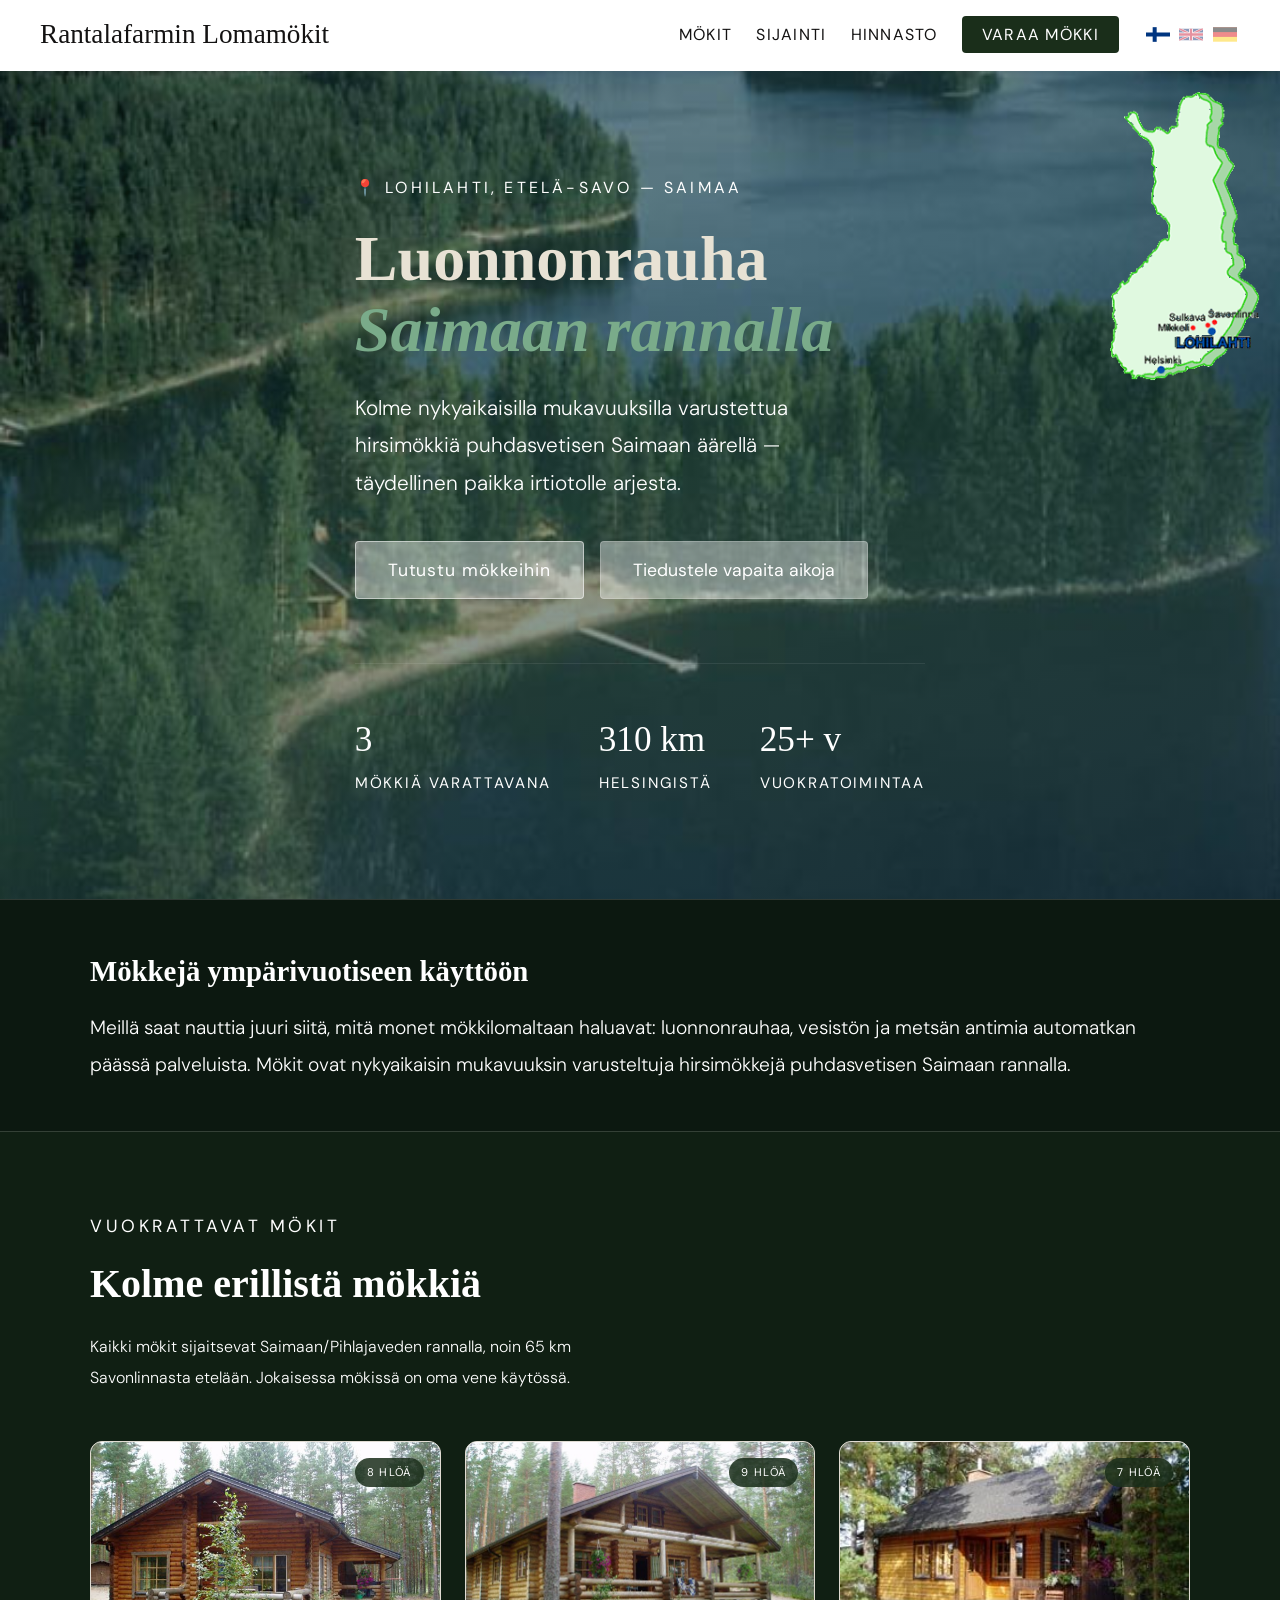
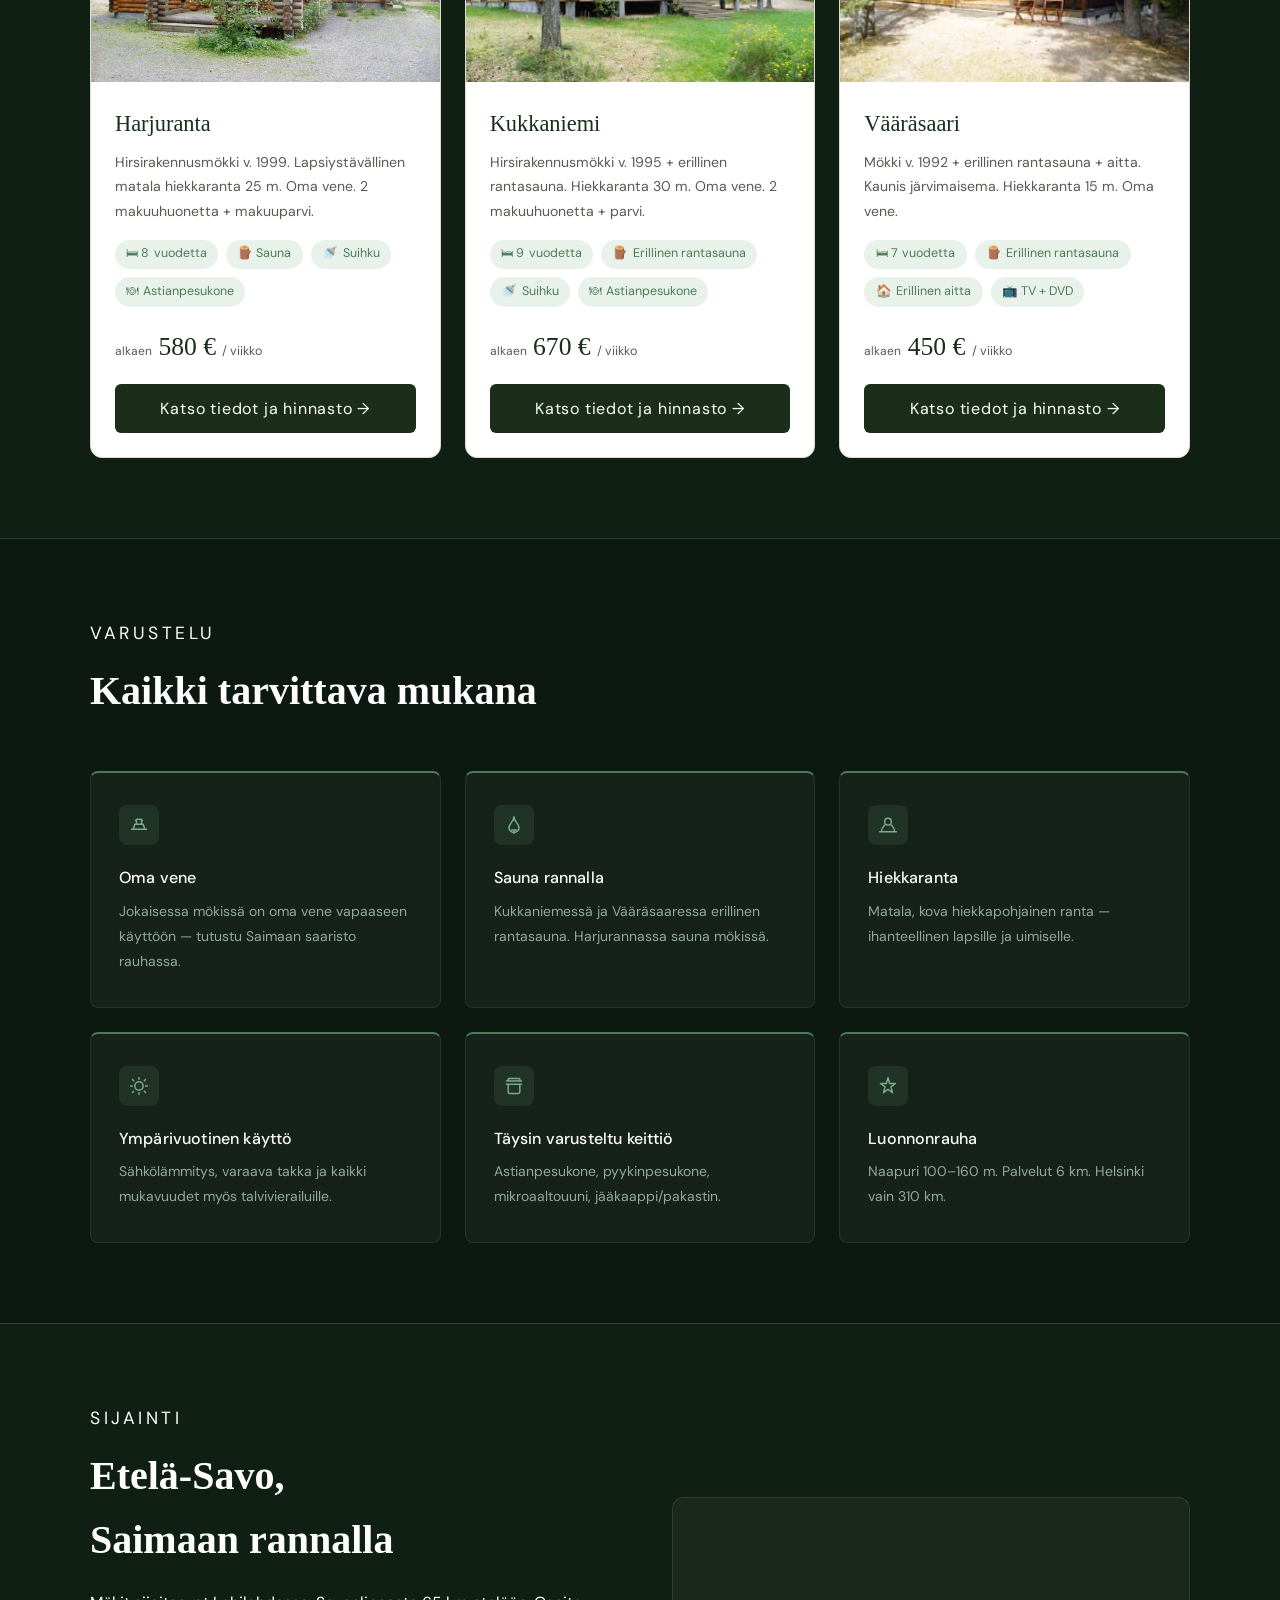
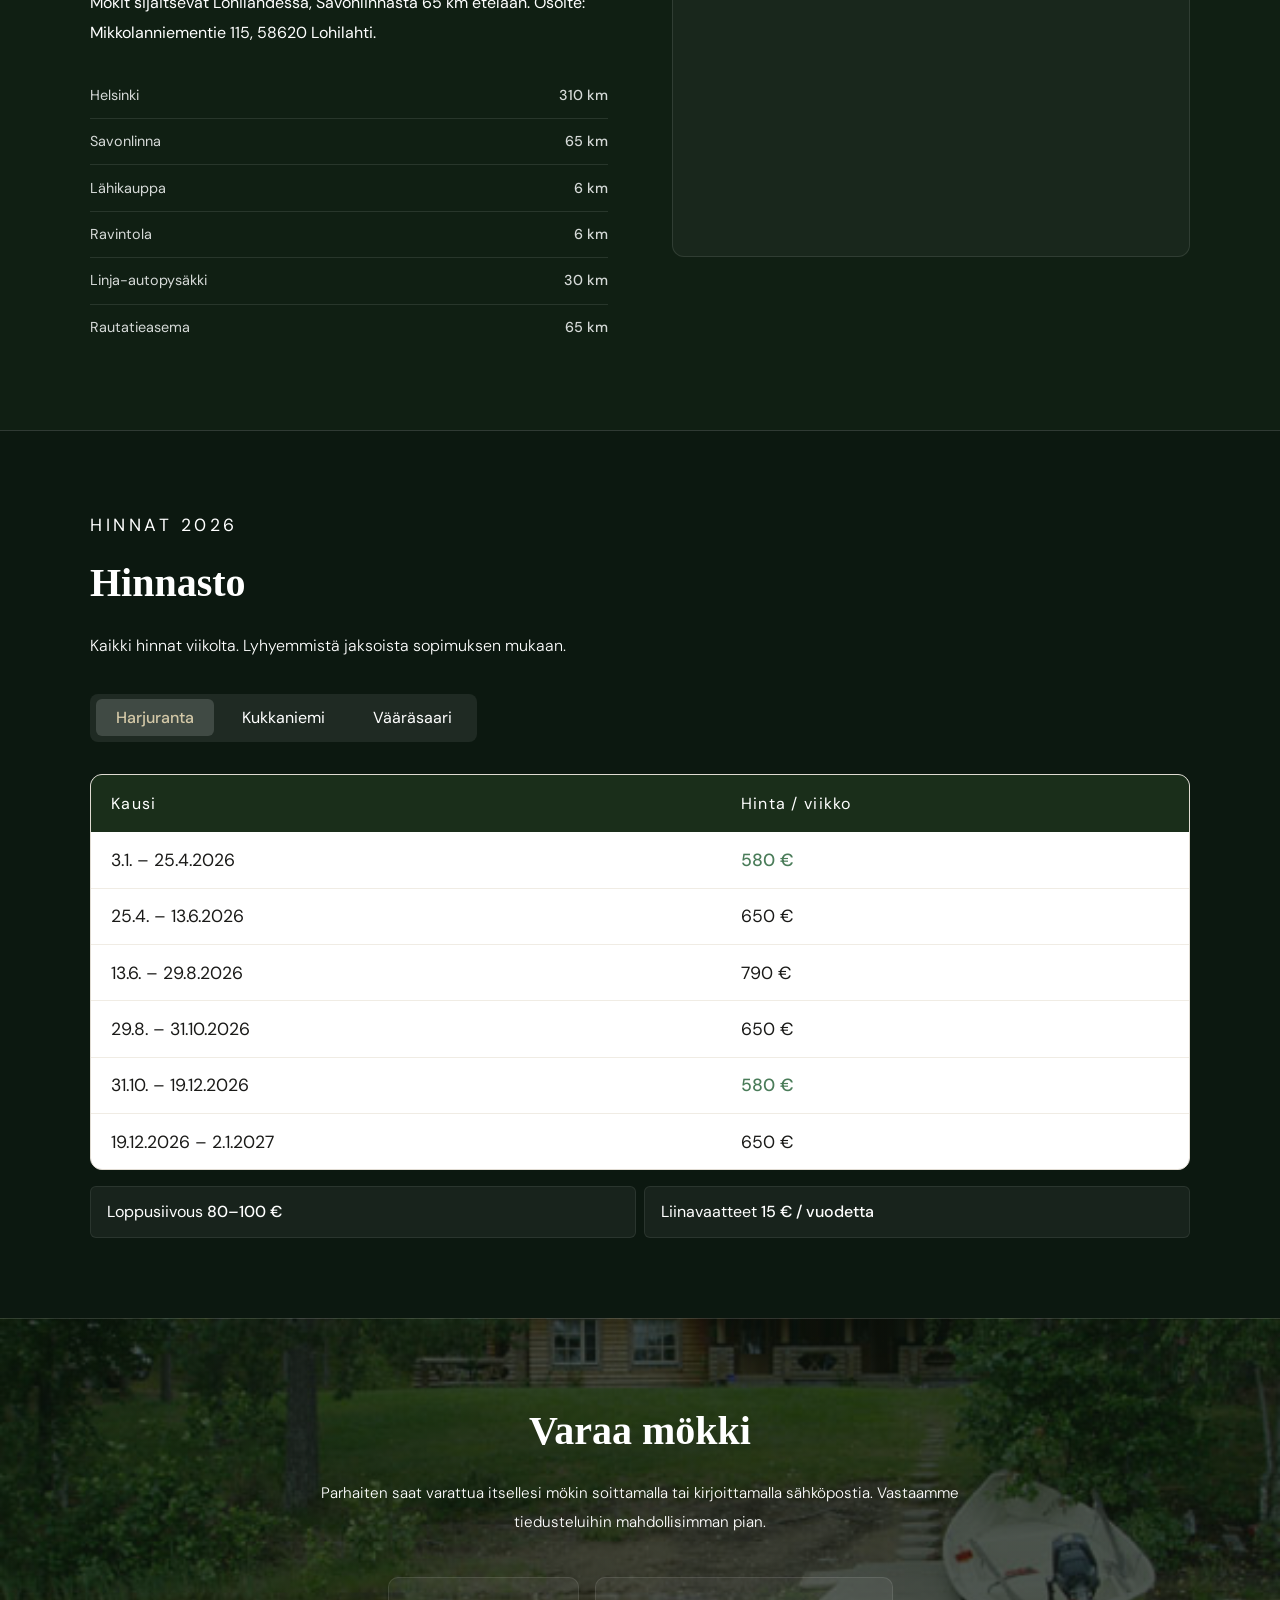
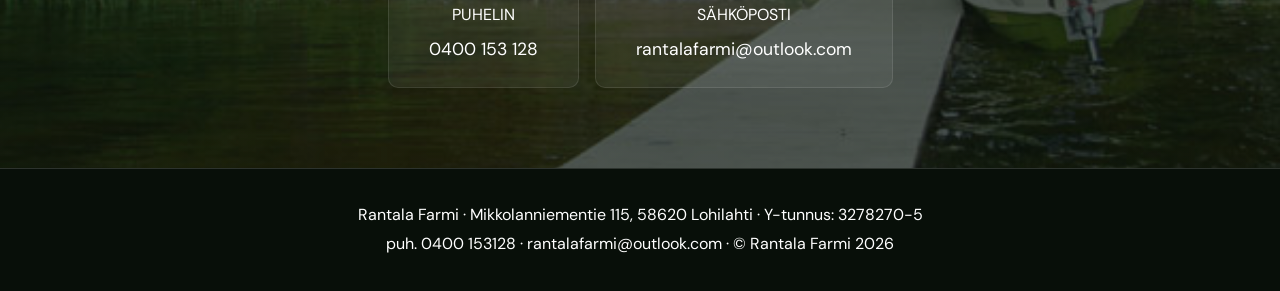
<file: index.html>
<!DOCTYPE html>
<html lang="fi">
<head>
    <meta charset="UTF-8">
    <meta name="viewport" content="width=device-width, initial-scale=1.0">
    <title>Rantafarmin Lomamökit - Saimaan rannalla</title>
    <link rel="stylesheet" href="style.css">
    <style>
        *{margin:0;padding:0;box-sizing:border-box;}
:root{--forest:#1a2e1a;--pine:#2d4a2d;--moss:#4a7c59;--text:#1a1a18;--muted:#5a5a52;}
body{font-family:'DM Sans',sans-serif;color:#e8e2d4;background:#0c1810;min-height:100vh;font-size:16px;line-height:1.6;}
html,body{max-width:100%;overflow-x:hidden;}
a{text-decoration:none;color:inherit;}

/* Nav */
nav{position:sticky;top:0;z-index:100;background:#ffffff;backdrop-filter:blur(8px);padding:0 2rem;}
.nav-inner{max-width:1200px;margin:0 auto;display:flex;flex-wrap:wrap;align-items:center;justify-content:space-between;min-height:70px;width:100%;}
.nav-logo{font-family:'Playfair Display',Georgia,serif;color:#131212;font-size:1.7rem;}
.nav-right{display:flex;align-items:center;gap:1.5rem;}
.nav-links{display:flex;gap:1.5rem;list-style:none;align-items:center;}
.nav-links a{color:#131212;font-size:1.0rem;letter-spacing:0.08em;text-transform:uppercase;transition:color 0.2s;}
.nav-links a:hover{color:#d4c9a8;}
.nav-cta{background:var(--forest);color:#fff!important;padding:0.5rem 1.25rem;border-radius:4px;}

/* Language switcher */
.lang-switcher{display:flex;gap:3px;}
.lang-btn{background:transparent;border:none;font-size:1.4rem;padding:0.1rem 0.2rem;border-radius:4px;cursor:pointer;transition:all 0.2s;opacity:0.45;line-height:1;}
.lang-btn:hover{opacity:0.8;}
.lang-btn.active{opacity:1;}

/* Hero (index) */
.hero{min-height:92vh; background: linear-gradient(160deg, rgba(13,31,13,0.45) 0%, rgba(26,58,42,0.5) 50%, rgba(13,34,51,0.55) 100%), url("images/ilmaki.jpg");
  background-size: cover;
  background-position: center;
  background-repeat: no-repeat;
  display: flex;
  align-items: center;
  position: relative;
}
  .overlay-img {
  position: absolute;
  top: 20px;       /* Etäisyys yläreunasta */
  right: 20px;     /* Etäisyys oikeasta reunasta */
  width: 150px;    /* Säädä kuvan leveys sopivaksi */
  height: auto;
  z-index: 10;     /* Tuo kuvan muiden elementtien päälle */
}
.hero-inner{max-width:1100px;margin:0 auto;padding:4rem 2rem;}
.hero-eyebrow{font-size:1.0rem;letter-spacing:0.2em;text-transform:uppercase;color:#ffffff;margin-bottom:1.5rem;}
.hero-title{font-family:'nunito',serif;font-size:clamp(2.8rem,5vw,5rem);color:#e8e2d4;line-height:1.1;margin-bottom:1.5rem;}
.hero-title em{font-style:italic;color:#7aab8a;}
.hero-desc{font-size:1.3rem;color:#ffffff;max-width:520px;line-height:1.8;margin-bottom:2.5rem;font-weight:300;}
.hero-actions{display:flex;gap:1rem;flex-wrap:wrap;}
.btn-primary{background:rgba(255,255,255,0.4);color:#ffffff;padding:0.85rem 2rem;border-radius:4px;font-size:1.1rem;transition:all 0.2s;display:inline-block;border:1px solid rgba(255,255,255,0.5);}
.btn-primary:hover{border-color:rgba(255,255,255,0.4);transform:translateY(-1px);}
.btn-outline{background:rgba(255,255,255,0.4);color:#ffffff;padding:0.85rem 2rem;border-radius:4px;font-size:1.1rem;transition:all 0.2s;display:inline-block;}
.btn-outline:hover{background:#3a6248;transform:translateY(-1px);}
.hero-stats{display:flex;gap:3rem;margin-top:4rem;padding-top:3rem;border-top:1px solid rgba(255,255,255,0.08);}
.stat-val{font-family:'Playfair Display',Georgia,serif;font-size:2.2rem;color:#ffffff;}
.stat-label{font-size:0.95rem;letter-spacing:0.12em;text-transform:uppercase;color:#ffffff;margin-top:0.2rem;}

.intro-band{background:#0c1810;color:#f5f0e8;padding:3rem 2rem;border-top:0.5px solid rgba(255,255,255,0.15);}
.section{border-top:0.5px solid rgba(255,255,255,0.15);}
.features{border-top:0.5px solid rgba(255,255,255,0.15);}
.location{border-top:0.5px solid rgba(255,255,255,0.15);}
.pricing{border-top:0.5px solid rgba(255,255,255,0.15);}
.contact{border-top:0.5px solid rgba(255,255,255,0.15);}
footer{border-top:0.5px solid rgba(255,255,255,0.15);}
.intro-inner{max-width:1100px;margin:0 auto;display:flex;align-items:center;gap:4rem;}
.intro-text{flex:1;}
.intro-text h2{font-family:'Playfair Display',Georgia,serif;font-size:1.8rem;margin-bottom:1rem;color:#ffffff;}
.intro-text p{color:#ffffff;font-weight:300;font-size:1.2rem;line-height:1.9;}
.intro-contact{background:rgba(255,255,255,0.05);border:1px solid rgba(255,255,255,0.1);border-radius:8px;padding:1.5rem 2rem;min-width:260px;}
.intro-contact h3{font-size:0.75rem;letter-spacing:0.15em;text-transform:uppercase;color:#7aab8a;margin-bottom:1rem;}
.contact-item{display:flex;align-items:center;gap:0.75rem;margin-bottom:0.75rem;color:#c8d4c4;font-size:0.9rem;}
.contact-item .ci-icon{width:32px;height:32px;background:rgba(74,124,89,0.2);border-radius:50%;display:flex;align-items:center;justify-content:center;font-size:14px;flex-shrink:0;}
.contact-item a{color:#c8d4c4;}

/* Sections */
.section{background:#101f13;padding:5rem 2rem;}
.section-inner{max-width:1100px;margin:0 auto;}
.section-eyebrow{font-size:1.1rem;letter-spacing:0.2em;text-transform:uppercase;color:#ffffff;margin-bottom:0.75rem;}
.section-title{font-family:'Playfair Display',Georgia,serif;font-size:2.5rem;color:#ffffff;margin-bottom:1rem;}
.section-lead{color:#ffffff;font-size:1rem;font-weight:300;max-width:560px;line-height:1.9;margin-bottom:3rem;}

/* Cottage cards */
.mokki-grid{display:grid;grid-template-columns:repeat(auto-fit,minmax(300px,1fr));gap:1.5rem;}
.mokki-card{background:#fff;border-radius:12px;overflow:hidden;border:0.5px solid #e0dbd2;transition:all 0.3s;display:block;color:var(--text);}
.mokki-card:hover{transform:translateY(-4px);box-shadow:0 20px 40px rgba(0,0,0,0.25);}
.mokki-img-wrap{height:240px;position:relative;overflow:hidden;background:#1a3a2a;}
.mokki-img-wrap img{width:100%;height:100%;object-fit:cover;display:block;transition:transform 0.4s;}
.mokki-card:hover .mokki-img-wrap img{transform:scale(1.04);}
.mokki-badge{position:absolute;top:1rem;right:1rem;background:rgba(26,46,26,0.85);color:#ffffff;font-size:0.7rem;letter-spacing:0.12em;text-transform:uppercase;padding:0.35rem 0.75rem;border-radius:20px;z-index:2;}
.mokki-body{padding:1.5rem;}
.mokki-name{font-family:'Playfair Display',Georgia,serif;font-size:1.4rem;color:var(--forest);margin-bottom:0.5rem;}
.mokki-desc{font-size:0.88rem;color:var(--muted);line-height:1.75;margin-bottom:1rem;}
.mokki-specs{display:flex;gap:0.5rem;flex-wrap:wrap;margin-bottom:1.25rem;}
.spec-tag{display:flex;align-items:center;gap:0.3rem;font-size:0.78rem;color:#4a7c59;background:#e8f2ea;padding:0.3rem 0.7rem;border-radius:20px;}
.mokki-price{display:flex;align-items:baseline;gap:0.4rem;margin-bottom:1rem;}
.price-from{font-size:0.75rem;color:var(--muted);}
.price-val{font-family:'Playfair Display',Georgia,serif;font-size:1.6rem;color:var(--forest);}
.price-unit{font-size:0.78rem;color:var(--muted);}
.mokki-cta{display:block;text-align:center;background:var(--forest);color:#ffffff;padding:0.75rem;border-radius:6px;font-size:1.0rem;letter-spacing:0.05em;transition:background 0.2s;}
.mokki-cta:hover{background:#2d4a2d;}

/* Features */
.features{background:#0c1810;padding:5rem 2rem;}
.features-inner{max-width:1100px;margin:0 auto;}
.feat-grid{display:grid;grid-template-columns:repeat(3,1fr);gap:1.5rem;margin-top:3rem;}
.feat-card{background:rgba(255,255,255,0.04);padding:2rem 1.75rem;border-radius:8px;border:0.5px solid rgba(255,255,255,0.08);border-top:2px solid #4a7c59;transition:background 0.2s;}
.feat-card:hover{background:rgba(255,255,255,0.07);}
.feat-icon{width:40px;height:40px;background:rgba(74,124,89,0.2);border-radius:8px;display:flex;align-items:center;justify-content:center;margin-bottom:1.25rem;}
.feat-icon svg{width:20px;height:20px;stroke:#7aab8a;fill:none;stroke-width:1.8;stroke-linecap:round;stroke-linejoin:round;}
.feat-title{font-size:1rem;font-weight:500;color:#ffffff;margin-bottom:0.5rem;letter-spacing:0.01em;}
.feat-text{font-size:0.875rem;color:#8faaa0;line-height:1.8;}

/* Location */
.location{background:#101f13;padding:5rem 2rem;}
.location-inner{max-width:1100px;margin:0 auto;display:grid;grid-template-columns:1fr 1fr;gap:4rem;align-items:center;}
.location-map-placeholder{background:rgba(255,255,255,0.04);border-radius:12px;height:360px;display:flex;flex-direction:column;align-items:center;justify-content:center;color:#7aab8a;border:0.5px solid rgba(255,255,255,0.1);}
.distance-list{list-style:none;margin-top:1.5rem;}
.distance-list li{display:flex;justify-content:space-between;padding:0.7rem 0;border-bottom:0.5px solid rgba(255,255,255,0.1);font-size:0.9rem;color:#8faaa0;}
.distance-list li:last-child{border:none;}
.distance-list .dest{color:#d6dad8;}
.distance-list .km{font-weight:500;color:#d6dad8;}

/* Pricing */
.pricing{background:#0c1810;padding:5rem 2rem;}
.pricing-inner{max-width:1100px;margin:0 auto;}
.pricing-tabs{display:flex;gap:0.5rem;margin-bottom:2rem;background:rgba(255,255,255,0.08);padding:0.35rem;border-radius:8px;width:fit-content;}
.tab-btn{padding:0.5rem 1.25rem;border-radius:6px;font-size:1.0rem;cursor:pointer;border:none;background:transparent;color:#ffffff;transition:all 0.2s;font-family:'DM Sans',sans-serif;}
.tab-btn.active{background:rgba(255,255,255,0.15);color:#d4c9a8;font-weight:500;}
.price-table{background:#fff;border-radius:12px;overflow:hidden;border:0.5px solid #e0dbd2;}
.price-table table{width:100%;border-collapse:collapse;font-size:1.1rem;}
.price-table th{background:var(--forest);color:#ffffff;padding:1rem 1.25rem;text-align:left;font-weight:400;font-size:1.0rem;letter-spacing:0.08em;}
.price-table td{padding:0.85rem 1.25rem;border-bottom:0.5px solid #f0ece4;color:var(--text);}
.price-table tr:last-child td{border:none;}
.price-table tr:hover td{background:#faf7f2;}
.price-table .high{color:#4a7c59;font-weight:500;}
.extras{display:grid;grid-template-columns:1fr 1fr;gap:0.5rem;margin-top:1rem;}
.extra-item{background:rgba(255,255,255,0.05);border-radius:6px;padding:0.75rem 1rem;font-size:1.0rem;color:#ffffff;border:0.5px solid rgba(255,255,255,0.08);}
.extra-val{font-weight:500;color:#ffffff;}

/* Contact */
.contact{background:linear-gradient(rgba(10,20,12,0.72),rgba(10,20,12,0.72)),url('images/hr_laiti.jpg') center/cover no-repeat;padding:5rem 2rem;text-align:center;}
.contact-inner{max-width:700px;margin:0 auto;}
.contact h2{font-family:'Playfair Display',Georgia,serif;font-size:2.5rem;color:#ffffff;margin-bottom:1rem;}
.contact p{color:#ffffff;font-weight:300;font-size:0.95rem;line-height:1.9;margin-bottom:2.5rem;}
.contact-cards{display:flex;gap:1rem;justify-content:center;flex-wrap:wrap;}
.contact-card{background:rgba(255,255,255,0.06);border:1px solid rgba(255,255,255,0.1);border-radius:10px;padding:1.5rem 2.5rem;color:#c8d4c4;}
.contact-card .cc-label{font-size:1.0rem;letter-spacing:0em;text-transform:uppercase;color:#ffffff;margin-bottom:0.5rem;}
.contact-card .cc-val{font-size:1.1rem;color:#ffffff;}
.contact-card a{color:#ffffff;}

/* Footer */
footer{background:#080f09;padding:2rem;text-align:center;}
footer p{color:#ffffff;font-size:1.0rem;line-height:1.8;}

/* ── Cottage detail pages ── */
.cottage-hero{position:relative;height:65vh;min-height:380px;overflow:hidden;}
.cottage-hero img{width:100%;height:100%;object-fit:cover;display:block;}
.cottage-hero-overlay{position:absolute;inset:0;background:linear-gradient(to bottom,rgba(13,31,13,0.2) 0%,rgba(13,31,13,0.75) 100%);}
.cottage-hero-content{position:absolute;bottom:0;left:0;right:0;padding:2.5rem 2rem;}
.cottage-hero-inner{max-width:1100px;margin:0 auto;}
.cottage-eyebrow{font-size:1.0rem;letter-spacing:0.18em;text-transform:uppercase;color:#ffffff;margin-bottom:0.6rem;}
.cottage-title{font-family:'Playfair Display',Georgia,serif;font-size:clamp(2.4rem,4vw,4rem);color:#e8e2d4;line-height:1.1;margin-bottom:0.4rem;}
.cottage-subtitle{color:#8faaa0;font-size:0.92rem;}
.cottage-badges{display:flex;gap:0.5rem;flex-wrap:wrap;margin-top:1rem;}
.cottage-badge{background:rgba(13,31,13,0.8);color:#7aab8a;font-size:0.75rem;padding:0.35rem 0.85rem;border-radius:20px;border:0.5px solid rgba(74,124,89,0.4);}

.cottage-body{padding:4rem 2rem;}
.cottage-inner{max-width:1100px;margin:0 auto;}
.cottage-grid{display:grid;grid-template-columns:1fr 1fr;gap:3rem;}

.info-block{margin-bottom:2rem;}
.info-block h4{font-size:0.7rem;letter-spacing:0.18em;text-transform:uppercase;color:#7aab8a;margin-bottom:0.85rem;padding-bottom:0.5rem;border-bottom:0.5px solid rgba(255,255,255,0.1);}
.info-block p{color:#ffffff;font-size:0.9rem;line-height:1.8;}

.amenities-grid{display:flex;flex-wrap:wrap;gap:0.4rem;margin-top:0.25rem;}
.amenity-tag{font-size:0.8rem;background:rgba(74,124,89,0.12);color:#7aab8a;padding:0.3rem 0.75rem;border-radius:20px;border:0.5px solid rgba(74,124,89,0.25);}

.cottage-price-table{background:#fff;border-radius:10px;overflow:hidden;border:0.5px solid #e0dbd2;}
.cottage-price-table table{width:100%;border-collapse:collapse;font-size:0.9rem;}
.cottage-price-table th{background:var(--forest);color:#d4c9a8;padding:0.85rem 1.25rem;text-align:left;font-weight:400;font-size:0.78rem;letter-spacing:0.08em;}
.cottage-price-table td{padding:0.78rem 1.25rem;border-bottom:0.5px solid #f0ece4;color:var(--text);}
.cottage-price-table tr:last-child td{border:none;}
.cottage-price-table .high{color:#4a7c59;font-weight:500;}
.cottage-extras{font-size:0.82rem;color:#8faaa0;margin-top:0.75rem;}

.cottage-cta-block{margin-top:3.5rem;padding-top:3rem;border-top:0.5px solid rgba(255,255,255,0.1);}
.cottage-cta-block h3{font-family:'Playfair Display',Georgia,serif;font-size:1.8rem;color:#d4c9a8;margin-bottom:0.5rem;}
.cottage-cta-block p{color:#8faaa0;font-size:0.92rem;margin-bottom:1.5rem;max-width:560px;}
.cta-buttons{display:flex;gap:1rem;flex-wrap:wrap;}
.cta-call{display:inline-block;background:var(--forest);color:#d4c9a8;padding:0.9rem 2rem;border-radius:6px;font-size:0.9rem;transition:background 0.2s;}
.cta-call:hover{background:#2d4a2d;}
.cta-email{display:inline-block;border:1px solid rgba(255,255,255,0.2);color:#c8d4c4;padding:0.9rem 2rem;border-radius:6px;font-size:0.9rem;transition:all 0.2s;}
.cta-email:hover{border-color:rgba(255,255,255,0.4);color:#fff;}

/* Responsive */
@media (max-width: 768px) {
    .cottage-grid { grid-template-columns: 1fr; }
    .location-inner { grid-template-columns: 1fr; }
    .intro-inner { flex-direction: column; gap: 2rem; }
    .feat-grid { grid-template-columns: repeat(2,1fr); }

    /* Navigaatio mobiilissa: yksirivi logo | Varaa mökki | liput */
    nav { padding: 0 0.75rem; }
    .nav-inner { height: 52px; min-height: 52px; flex-wrap: nowrap; }
    .nav-logo { font-size: 0.95rem; white-space: nowrap; overflow: hidden; text-overflow: ellipsis; flex: 1; min-width: 0; }
    .nav-links li:nth-child(1),
    .nav-links li:nth-child(2),
    .nav-links li:nth-child(3) { display: none; }
    .nav-links { gap: 0; }
    .nav-right { gap: 0.2rem; flex-shrink: 0; align-items: center; }
    .nav-links .nav-cta { padding: 0.2rem 0.45rem; font-size: 0.62rem; white-space: nowrap; letter-spacing: 0; text-transform: none; }
    .lang-btn { font-size: 0.75rem; }

    /* Piilotetaan koristekuva mobiilissa */
    .overlay-img { display: none !important; }

    /* Hero mobiilissa */
    .hero-inner {
        padding: 2rem 1rem;
        width: 100%;
        box-sizing: border-box;
    }
    .hero-stats { gap: 1.5rem; flex-wrap: wrap; }
}


        
    </style>
</head>
<body>

<nav>
  <div class="nav-inner">
    <div class="nav-logo">Rantalafarmin Lomamökit</div>
    <div class="nav-right">
      <ul class="nav-links">
        <li><a href="#mokkit" data-i18n="nav_cottages">Mökit</a></li>
        <li><a href="#sijainti" data-i18n="nav_location">Sijainti</a></li>
        <li><a href="#hinnasto" data-i18n="nav_pricing">Hinnasto</a></li>
        <li><a href="#yhteystiedot" class="nav-cta" data-i18n="nav_book">Varaa mökki</a></li>
      </ul>
      <div class="lang-switcher">
        <button class="lang-btn active" data-lang="fi"><svg width="24" height="15" viewBox="0 0 18 11">
    <rect width="18" height="11" fill="#fff"/>
    <rect width="18" height="3" y="4" fill="#003580"/>
    <rect width="3" height="11" x="5" fill="#003580"/>
  </svg></button>
        <button class="lang-btn" data-lang="en"><svg width="24" height="15" viewBox="0 0 60 30">
    <clipPath id="a"><path d="M0 0v30h60V0z"/></clipPath>
    <g clip-path="url(#a)">
      <path d="M0 0v30h60V0z" fill="#012169"/>
      <path d="M0 0l60 30M60 0L0 30" stroke="#fff" stroke-width="6"/>
      <path d="M0 0l60 30M60 0L0 30" stroke="#C8102E" stroke-width="4"/>
      <path d="M30 0v30M0 15h60" stroke="#fff" stroke-width="10"/>
      <path d="M30 0v30M0 15h60" stroke="#C8102E" stroke-width="6"/>
    </g>
  </svg></button>
        <button class="lang-btn" data-lang="de"> <svg width="24" height="15" viewBox="0 0 5 3">
    <rect width="5" height="3" fill="#ffce00"/>
    <rect width="5" height="2" fill="#d00"/>
    <rect width="5" height="1" fill="#000"/>
  </svg></button>
      </div>
    </div>
  </div>
</nav>

<section class="hero">
  <img src="images/karttap.gif" class="overlay-img" alt="koristekuva">
  <div class="hero-inner">
    <p class="hero-eyebrow" data-i18n="hero_eyebrow">📍 Lohilahti, Etelä-Savo — Saimaa</p>
    <h1 class="hero-title"><span data-i18n="hero_title">Luonnonrauha</span><br><em data-i18n="hero_em">Saimaan rannalla</em></h1>
    <p class="hero-desc" data-i18n="hero_desc">Kolme nykyaikaisilla mukavuuksilla varustettua hirsimökkiä puhdasvetisen Saimaan äärellä — täydellinen paikka irtiotolle arjesta.</p>
    <div class="hero-actions">
      <a href="#mokkit" class="btn-primary" data-i18n="btn_explore">Tutustu mökkeihin</a>
      <a href="#yhteystiedot" class="btn-outline" data-i18n="btn_enquire">Tiedustele vapaita aikoja</a>
    </div>
    <div class="hero-stats">
      <div><div class="stat-val">3</div><div class="stat-label" data-i18n="stat1_label">Mökkiä varattavana</div></div>
      <div><div class="stat-val">310 km</div><div class="stat-label" data-i18n="stat2_label">Helsingistä</div></div>
      <div><div class="stat-val">25+ v</div><div class="stat-label" data-i18n="stat3_label">Vuokratoimintaa</div></div>
    </div>
  </div>
</section>

<div class="intro-band">
  <div class="intro-inner">
    <div class="intro-text">
      <h2 data-i18n="intro_title">Mökkejä ympärivuotiseen käyttöön</h2>
      <p data-i18n="intro_text">Meillä saat nauttia juuri siitä, mitä monet mökkilomaltaan haluavat: luonnonrauhaa, vesistön ja metsän antimia automatkan päässä palveluista. Mökit ovat nykyaikaisin mukavuuksin varusteltuja hirsimökkejä puhdasvetisen Saimaan rannalla.</p>
    </div>
  </div>
</div>

<section class="section" id="mokkit">
  <div class="section-inner">
    <p class="section-eyebrow" data-i18n="mokkit_eyebrow">Vuokrattavat mökit</p>
    <h2 class="section-title" data-i18n="mokkit_title">Kolme erillistä mökkiä</h2>
    <p class="section-lead" data-i18n="mokkit_lead">Kaikki mökit sijaitsevat Saimaan/Pihlajaveden rannalla, noin 65 km Savonlinnasta etelään. Jokaisessa mökissä on oma vene käytössä.</p>
    <div class="mokki-grid">

      <a class="mokki-card" href="harjuranta.html">
        <div class="mokki-img-wrap">
          <img src="images/harjuranta.png" alt="Harjuranta" width="600" height="400" loading="lazy">
          <div class="mokki-badge">8 hlöä</div>
        </div>
        <div class="mokki-body">
          <div class="mokki-name">Harjuranta</div>
          <div class="mokki-desc" data-i18n="harj_desc">Hirsirakennusmökki v. 1999. Lapsiystävällinen matala hiekkaranta 25 m. Oma vene. 2 makuuhuonetta + makuuparvi.</div>
          <div class="mokki-specs">
            <span class="spec-tag">🛏 8 <span data-i18n="beds">vuodetta</span></span>
            <span class="spec-tag">🪵 Sauna</span>
            <span class="spec-tag">🚿 <span data-i18n="am_shower">Suihku</span></span>
            <span class="spec-tag">🍽 <span data-i18n="am_dishwasher">Astianpesukone</span></span>
          </div>
          <div class="mokki-price"><span class="price-from" data-i18n="from">alkaen</span><span class="price-val">580 €</span><span class="price-unit" data-i18n="per_week">/ viikko</span></div>
          <span class="mokki-cta" data-i18n="see_details">Katso tiedot ja hinnasto →</span>
        </div>
      </a>

      <a class="mokki-card" href="kukkaniemi.html">
        <div class="mokki-img-wrap">
          <img src="images/kukkaniemi.png" alt="Kukkaniemi" width="600" height="400" loading="lazy">
          <div class="mokki-badge">9 hlöä</div>
        </div>
        <div class="mokki-body">
          <div class="mokki-name">Kukkaniemi</div>
          <div class="mokki-desc" data-i18n="kukk_desc">Hirsirakennusmökki v. 1995 + erillinen rantasauna. Hiekkaranta 30 m. Oma vene. 2 makuuhuonetta + parvi.</div>
          <div class="mokki-specs">
            <span class="spec-tag">🛏 9 <span data-i18n="beds">vuodetta</span></span>
            <span class="spec-tag">🪵 <span data-i18n="am_sauna_beach">Rantasauna</span></span>
            <span class="spec-tag">🚿 <span data-i18n="am_shower">Suihku</span></span>
            <span class="spec-tag">🍽 <span data-i18n="am_dishwasher">Astianpesukone</span></span>
          </div>
          <div class="mokki-price"><span class="price-from" data-i18n="from">alkaen</span><span class="price-val">670 €</span><span class="price-unit" data-i18n="per_week">/ viikko</span></div>
          <span class="mokki-cta" data-i18n="see_details">Katso tiedot ja hinnasto →</span>
        </div>
      </a>

      <a class="mokki-card" href="vaarasaari.html">
        <div class="mokki-img-wrap">
          <img src="images/vaarasaari.png" alt="Vääräsaari" width="600" height="400" loading="lazy">
          <div class="mokki-badge">7 hlöä</div>
        </div>
        <div class="mokki-body">
          <div class="mokki-name">Vääräsaari</div>
          <div class="mokki-desc" data-i18n="vaara_desc">Mökki v. 1992 + erillinen rantasauna + aitta. Kaunis järvimaisema. Hiekkaranta 15 m. Oma vene.</div>
          <div class="mokki-specs">
            <span class="spec-tag">🛏 7 <span data-i18n="beds">vuodetta</span></span>
            <span class="spec-tag">🪵 <span data-i18n="am_sauna_beach">Rantasauna</span></span>
            <span class="spec-tag">🏠 <span data-i18n="am_barn">Aitta</span></span>
            <span class="spec-tag">📺 TV + DVD</span>
          </div>
          <div class="mokki-price"><span class="price-from" data-i18n="from">alkaen</span><span class="price-val">450 €</span><span class="price-unit" data-i18n="per_week">/ viikko</span></div>
          <span class="mokki-cta" data-i18n="see_details">Katso tiedot ja hinnasto →</span>
        </div>
      </a>

    </div>
  </div>
</section>

<section class="features">
  <div class="features-inner">
    <p class="section-eyebrow" data-i18n="feat_eyebrow">Varustelu</p>
    <h2 class="section-title" data-i18n="feat_title">Kaikki tarvittava mukana</h2>
    <div class="feat-grid">
      <div class="feat-card"><div class="feat-icon"><svg viewBox="0 0 24 24"><path d="M3 17h18M5 17l2-6h10l2 6M9 11V7m6 4V7M8 7c0-1.1.9-2 2-2h4a2 2 0 012 2"/></svg></div><div class="feat-title" data-i18n="feat1_title">Oma vene</div><div class="feat-text" data-i18n="feat1_text">Jokaisessa mökissä on oma vene vapaaseen käyttöön — tutustu Saimaan saaristo rauhassa.</div></div>
      <div class="feat-card"><div class="feat-icon"><svg viewBox="0 0 24 24"><path d="M12 2c0 6-6 8-6 13a6 6 0 0012 0c0-5-6-7-6-13z"/><path d="M12 22v-4M9 18h6"/></svg></div><div class="feat-title" data-i18n="feat2_title">Sauna rannalla</div><div class="feat-text" data-i18n="feat2_text">Kukkaniemessä ja Vääräsaaressa erillinen rantasauna. Harjurannassa sauna mökissä.</div></div>
      <div class="feat-card"><div class="feat-icon"><svg viewBox="0 0 24 24"><path d="M2 20h20M4 20c0-4 2-6 4-8M20 20c0-4-2-6-4-8M12 4a4 4 0 100 8 4 4 0 000-8z"/></svg></div><div class="feat-title" data-i18n="feat3_title">Hiekkaranta</div><div class="feat-text" data-i18n="feat3_text">Matala, kova hiekkapohjainen ranta — ihanteellinen lapsille ja uimiselle.</div></div>
      <div class="feat-card"><div class="feat-icon"><svg viewBox="0 0 24 24"><path d="M12 2v2M12 20v2M4.22 4.22l1.42 1.42M18.36 18.36l1.42 1.42M2 12h2M20 12h2M4.22 19.78l1.42-1.42M18.36 5.64l1.42-1.42M12 7a5 5 0 100 10A5 5 0 0012 7z"/></svg></div><div class="feat-title" data-i18n="feat4_title">Ympärivuotinen käyttö</div><div class="feat-text" data-i18n="feat4_text">Sähkölämmitys, varaava takka ja kaikki mukavuudet myös talvivierailuille.</div></div>
      <div class="feat-card"><div class="feat-icon"><svg viewBox="0 0 24 24"><path d="M3 6h18M3 10h18M5 6V4a1 1 0 011-1h12a1 1 0 011 1v2M19 10v9a2 2 0 01-2 2H7a2 2 0 01-2-2v-9"/></svg></div><div class="feat-title" data-i18n="feat5_title">Täysin varusteltu keittiö</div><div class="feat-text" data-i18n="feat5_text">Astianpesukone, pyykinpesukone, mikroaaltouuni, jääkaappi/pakastin.</div></div>
      <div class="feat-card"><div class="feat-icon"><svg viewBox="0 0 24 24"><path d="M12 2l2 7h7l-5.5 4 2 7L12 16l-5.5 4 2-7L3 9h7z"/></svg></div><div class="feat-title" data-i18n="feat6_title">Luonnonrauha</div><div class="feat-text" data-i18n="feat6_text">Naapuri 100–160 m. Palvelut 6 km. Helsinki vain 310 km.</div></div>
    </div>
  </div>
</section>

<section class="location" id="sijainti">
  <div class="location-inner">
    <div>
      <p class="section-eyebrow" data-i18n="loc_eyebrow">Sijainti</p>
      <h2 class="section-title" data-i18n-html="loc_title">Etelä-Savo,<br>Saimaan rannalla</h2>
      <p style="color:#ffffff;font-size:1.0rem;line-height:1.9;margin-bottom:1.5rem;" data-i18n="loc_desc">Mökit sijaitsevat Lohilahdessa, Savonlinnasta 65 km etelään. Osoite: Mikkolanniementie 115, 58620 Lohilahti.</p>
      <ul class="distance-list">
        <li><span class="dest" data-i18n="dest_hki">Helsinki</span><span class="km">310 km</span></li>
        <li><span class="dest" data-i18n="dest_svl">Savonlinna</span><span class="km">65 km</span></li>
        <li><span class="dest" data-i18n="dest_shop">Lähikauppa</span><span class="km">6 km</span></li>
        <li><span class="dest" data-i18n="dest_rest">Ravintola</span><span class="km">6 km</span></li>
        <li><span class="dest" data-i18n="dest_bus">Linja-autopysäkki</span><span class="km">30 km</span></li>
        <li><span class="dest" data-i18n="dest_train">Rautatieasema</span><span class="km">65 km</span></li>
      </ul>
    </div>
    <div class="location-map-placeholder" style="padding:0;overflow:hidden;">
      <iframe
        src="https://maps.google.com/maps?q=Mikkolanniementie+115,+58620+Lohilahti,+Finland&output=embed&z=13"
        width="100%" height="360" style="border:0;display:block;" allowfullscreen loading="lazy"
        referrerpolicy="no-referrer-when-downgrade"></iframe>
    </div>
  </div>
</section>

<section class="pricing" id="hinnasto">
  <div class="pricing-inner">
    <p class="section-eyebrow" data-i18n="pricing_eyebrow">Hinnat 2026</p>
    <h2 class="section-title" data-i18n="pricing_title">Hinnasto</h2>
    <p class="section-lead" style="margin-bottom:2rem;" data-i18n="pricing_lead">Kaikki hinnat viikolta. Lyhyemmistä jaksoista sopimuksen mukaan.</p>
    <div class="pricing-tabs">
      <button class="tab-btn active" onclick="showTab('harj',this)">Harjuranta</button>
      <button class="tab-btn" onclick="showTab('kukk',this)">Kukkaniemi</button>
      <button class="tab-btn" onclick="showTab('vaara',this)">Vääräsaari</button>
    </div>
    <div id="tab-harj" class="price-table"><table><thead><tr><th data-i18n="th_season">Kausi</th><th data-i18n="th_price">Hinta / viikko</th></tr></thead><tbody>
      <tr><td>3.1. – 25.4.2026</td><td class="high">580 €</td></tr>
      <tr><td>25.4. – 13.6.2026</td><td>650 €</td></tr>
      <tr><td>13.6. – 29.8.2026</td><td>790 €</td></tr>
      <tr><td>29.8. – 31.10.2026</td><td>650 €</td></tr>
      <tr><td>31.10. – 19.12.2026</td><td class="high">580 €</td></tr>
      <tr><td>19.12.2026 – 2.1.2027</td><td>650 €</td></tr>
    </tbody></table></div>
    <div id="tab-kukk" class="price-table" style="display:none"><table><thead><tr><th data-i18n="th_season">Kausi</th><th data-i18n="th_price">Hinta / viikko</th></tr></thead><tbody>
      <tr><td>3.1. – 25.4.2026</td><td class="high">670 €</td></tr>
      <tr><td>25.4. – 13.6.2026</td><td>740 €</td></tr>
      <tr><td>13.6. – 29.8.2026</td><td>870 €</td></tr>
      <tr><td>29.8. – 31.10.2026</td><td>740 €</td></tr>
      <tr><td>31.10. – 19.12.2026</td><td class="high">670 €</td></tr>
      <tr><td>19.12.2026 – 2.1.2027</td><td>740 €</td></tr>
    </tbody></table></div>
    <div id="tab-vaara" class="price-table" style="display:none"><table><thead><tr><th data-i18n="th_season">Kausi</th><th data-i18n="th_price">Hinta / viikko</th></tr></thead><tbody>
      <tr><td>25.4. – 13.6.2026</td><td>480 €</td></tr>
      <tr><td>13.6. – 29.8.2026</td><td>600 €</td></tr>
      <tr><td>29.8. – 31.10.2026</td><td>480 €</td></tr>
      <tr><td>31.10. – 19.12.2026</td><td class="high">450 €</td></tr>
      <tr><td>19.12.2026 – 2.1.2027</td><td>480 €</td></tr>
    </tbody></table></div>
    <div class="extras">
      <div class="extra-item"><span data-i18n="extra_cleaning">Loppusiivous</span> <span class="extra-val">80–100 €</span></div>
      <div class="extra-item"><span data-i18n="extra_linen">Liinavaatteet</span> <span class="extra-val">15 € / <span data-i18n="beds">vuodetta</span></span></div>
    </div>
  </div>
</section>

<section class="contact" id="yhteystiedot">
  <div class="contact-inner">
    <h2 data-i18n="contact_title">Varaa mökki</h2>
    <p data-i18n="contact_text">Parhaiten saat varattua itsellesi mökin soittamalla tai kirjoittamalla sähköpostia. Vastaamme tiedusteluihin mahdollisimman pian.</p>
    <div class="contact-cards">
      <div class="contact-card"><div class="cc-label" data-i18n="contact_phone_label">Puhelin</div><div class="cc-val"><a href="tel:0400153128">0400 153 128</a></div></div>
      <div class="contact-card"><div class="cc-label" data-i18n="contact_email_label">Sähköposti</div><div class="cc-val"><a href="mailto:rantalafarmi@outlook.com">rantalafarmi@outlook.com</a></div></div>
    </div>
  </div>
</section>

<footer>
  <p data-i18n-html="footer_text">Rantala Farmi · Mikkolanniementie 115, 58620 Lohilahti · Y-tunnus: 3278270-5<br>puh. 0400 153128 · rantalafarmi@outlook.com · © Rantala Farmi 2026</p>
</footer>

<script src="translations.js"></script>
<script>
function showTab(id,btn){
  ['harj','kukk','vaara'].forEach(function(t){document.getElementById('tab-'+t).style.display='none';});
  document.querySelectorAll('.tab-btn').forEach(function(b){b.classList.remove('active');});
  document.getElementById('tab-'+id).style.display='block';
  btn.classList.add('active');
}
</script>
</body>
</html>
</file>
<file: style.css>
@import url('https://fonts.googleapis.com/css2?family=DM+Sans:ital,opsz,wght@0,9..40,300;0,9..40,400;0,9..40,500;1,9..40,400&display=swap');
*{margin:0;padding:0;box-sizing:border-box;}
:root{--forest:#1a2e1a;--pine:#2d4a2d;--moss:#4a7c59;--text:#1a1a18;--muted:#5a5a52;}
body{font-family:'DM Sans',sans-serif;color:#e8e2d4;background:linear-gradient(160deg,#0d1f0d 0%,#1a3a2a 50%,#0d2233 100%) fixed;background-size:cover;min-height:100vh;font-size:16px;line-height:1.6;}
a{text-decoration:none;color:inherit;}

/* Nav */
nav{position:sticky;top:0;z-index:100;background:#ffffff;backdrop-filter:blur(8px);padding:0 2rem;border-bottom:0.5px solid rgba(255,255,255,0.08);}
.nav-inner{max-width:1100px;margin:0 auto;display:flex;align-items:center;justify-content:space-between;height:64px;}
.nav-logo{font-family:'Playfair Display',Georgia,serif;color:#000000;font-size:1.7rem;}
.nav-right{display:flex;align-items:center;gap:1.5rem;}
.nav-links{display:flex;gap:1.5rem;list-style:none;align-items:center;}
.nav-links a{color:#000000;font-size:0.85rem;letter-spacing:0.08em;text-transform:uppercase;transition:color 0.2s;}
.nav-links a:hover{color:#d4c9a8;}
.nav-cta{background:var(--forest);color:#fff!important;padding:0.5rem 1.25rem;border-radius:4px;}

/* Language switcher */
.lang-switcher{display:flex;gap:3px;}
.lang-btn{background:transparent;border:none;font-size:1.4rem;padding:0.1rem 0.2rem;border-radius:4px;cursor:pointer;transition:all 0.2s;opacity:0.45;line-height:1;}
.lang-btn:hover{opacity:0.8;}
.lang-btn.active{opacity:1;}

/* Hero (index) */
.hero{min-height:92vh;background:linear-gradient(160deg,#0d1f0d 0%,#1a3a2a 50%,#0d2233 100%);display:flex;align-items:center;}
.hero-inner{max-width:1100px;margin:0 auto;padding:4rem 2rem;}
.hero-eyebrow{font-size:0.8rem;letter-spacing:0.2em;text-transform:uppercase;color:#7aab8a;margin-bottom:1.5rem;}
.hero-title{font-family:'Playfair Display',Georgia,serif;font-size:clamp(2.8rem,5vw,5rem);color:#e8e2d4;line-height:1.1;margin-bottom:1.5rem;}
.hero-title em{font-style:italic;color:#7aab8a;}
.hero-desc{font-size:1.1rem;color:#8faaa0;max-width:520px;line-height:1.8;margin-bottom:2.5rem;font-weight:300;}
.hero-actions{display:flex;gap:1rem;flex-wrap:wrap;}
.btn-primary{background:#4a7c59;color:#fff;padding:0.85rem 2rem;border-radius:4px;font-size:0.9rem;letter-spacing:0.05em;transition:all 0.2s;display:inline-block;}
.btn-primary:hover{background:#3a6248;transform:translateY(-1px);}
.btn-outline{border:1px solid rgba(255,255,255,0.2);color:#c8d4c4;padding:0.85rem 2rem;border-radius:4px;font-size:0.9rem;transition:all 0.2s;display:inline-block;}
.btn-outline:hover{border-color:rgba(255,255,255,0.4);color:#fff;}
.hero-stats{display:flex;gap:3rem;margin-top:4rem;padding-top:3rem;border-top:1px solid rgba(255,255,255,0.08);}
.stat-val{font-family:'Playfair Display',Georgia,serif;font-size:2.2rem;color:#e8e2d4;}
.stat-label{font-size:0.75rem;letter-spacing:0.12em;text-transform:uppercase;color:#6a8a7a;margin-top:0.2rem;}

/* Intro band */
.intro-band{background:transparent;color:#f5f0e8;padding:3rem 2rem;}
.intro-inner{max-width:1100px;margin:0 auto;display:flex;align-items:center;gap:4rem;}
.intro-text{flex:1;}
.intro-text h2{font-family:'Playfair Display',Georgia,serif;font-size:1.8rem;margin-bottom:1rem;color:#d4c9a8;}
.intro-text p{color:#8faaa0;font-weight:300;font-size:0.95rem;line-height:1.9;}
.intro-contact{background:rgba(255,255,255,0.05);border:1px solid rgba(255,255,255,0.1);border-radius:8px;padding:1.5rem 2rem;min-width:260px;}
.intro-contact h3{font-size:0.75rem;letter-spacing:0.15em;text-transform:uppercase;color:#7aab8a;margin-bottom:1rem;}
.contact-item{display:flex;align-items:center;gap:0.75rem;margin-bottom:0.75rem;color:#c8d4c4;font-size:0.9rem;}
.contact-item .ci-icon{width:32px;height:32px;background:rgba(74,124,89,0.2);border-radius:50%;display:flex;align-items:center;justify-content:center;font-size:14px;flex-shrink:0;}
.contact-item a{color:#c8d4c4;}

/* Sections */
.section{padding:5rem 2rem;}
.section-inner{max-width:1100px;margin:0 auto;}
.section-eyebrow{font-size:0.75rem;letter-spacing:0.2em;text-transform:uppercase;color:#7aab8a;margin-bottom:0.75rem;}
.section-title{font-family:'Playfair Display',Georgia,serif;font-size:2.5rem;color:#d4c9a8;margin-bottom:1rem;}
.section-lead{color:#8faaa0;font-size:1rem;font-weight:300;max-width:560px;line-height:1.9;margin-bottom:3rem;}

/* Cottage cards */
.mokki-grid{display:grid;grid-template-columns:repeat(auto-fit,minmax(300px,1fr));gap:1.5rem;}
.mokki-card{background:#fff;border-radius:12px;overflow:hidden;border:0.5px solid #e0dbd2;transition:all 0.3s;display:block;color:var(--text);}
.mokki-card:hover{transform:translateY(-4px);box-shadow:0 20px 40px rgba(0,0,0,0.25);}
.mokki-img-wrap{height:240px;position:relative;overflow:hidden;background:#1a3a2a;}
.mokki-img-wrap img{width:100%;height:100%;object-fit:cover;display:block;transition:transform 0.4s;}
.mokki-card:hover .mokki-img-wrap img{transform:scale(1.04);}
.mokki-badge{position:absolute;top:1rem;right:1rem;background:rgba(26,46,26,0.85);color:#ffffff;font-size:0.7rem;letter-spacing:0.12em;text-transform:uppercase;padding:0.35rem 0.75rem;border-radius:20px;z-index:2;}
.mokki-body{padding:1.5rem;}
.mokki-name{font-family:'Playfair Display',Georgia,serif;font-size:1.4rem;color:var(--forest);margin-bottom:0.5rem;}
.mokki-desc{font-size:0.88rem;color:var(--muted);line-height:1.75;margin-bottom:1rem;}
.mokki-specs{display:flex;gap:0.5rem;flex-wrap:wrap;margin-bottom:1.25rem;}
.spec-tag{display:flex;align-items:center;gap:0.3rem;font-size:0.78rem;color:#4a7c59;background:#e8f2ea;padding:0.3rem 0.7rem;border-radius:20px;}
.mokki-price{display:flex;align-items:baseline;gap:0.4rem;margin-bottom:1rem;}
.price-from{font-size:0.75rem;color:var(--muted);}
.price-val{font-family:'Playfair Display',Georgia,serif;font-size:1.6rem;color:var(--forest);}
.price-unit{font-size:0.78rem;color:var(--muted);}
.mokki-cta{display:block;text-align:center;background:var(--forest);color:#ffffff;padding:0.75rem;border-radius:6px;font-size:0.85rem;letter-spacing:0.05em;transition:background 0.2s;}
.mokki-cta:hover{background:#2d4a2d;}

/* Features */
.features{background:transparent;padding:5rem 2rem;}
.features-inner{max-width:1100px;margin:0 auto;}
.feat-grid{display:grid;grid-template-columns:repeat(auto-fit,minmax(220px,1fr));gap:1.5rem;margin-top:3rem;}
.feat-card{background:rgba(255,255,255,0.05);padding:2rem 1.5rem;border-radius:10px;border:0.5px solid rgba(255,255,255,0.1);}
.feat-icon{font-size:1.8rem;margin-bottom:1rem;}
.feat-title{font-size:1rem;font-weight:500;color:#d4c9a8;margin-bottom:0.5rem;}
.feat-text{font-size:0.85rem;color:#8faaa0;line-height:1.75;}

/* Location */
.location{background:transparent;padding:5rem 2rem;}
.location-inner{max-width:1100px;margin:0 auto;display:grid;grid-template-columns:1fr 1fr;gap:4rem;align-items:center;}
.location-map-placeholder{background:rgba(255,255,255,0.04);border-radius:12px;height:360px;display:flex;flex-direction:column;align-items:center;justify-content:center;color:#7aab8a;border:0.5px solid rgba(255,255,255,0.1);}
.distance-list{list-style:none;margin-top:1.5rem;}
.distance-list li{display:flex;justify-content:space-between;padding:0.7rem 0;border-bottom:0.5px solid rgba(255,255,255,0.1);font-size:0.9rem;color:#8faaa0;}
.distance-list li:last-child{border:none;}
.distance-list .dest{color:#c8d4c4;}
.distance-list .km{font-weight:500;color:#7aab8a;}

/* Pricing */
.pricing{background:transparent;padding:5rem 2rem;}
.pricing-inner{max-width:1100px;margin:0 auto;}
.pricing-tabs{display:flex;gap:0.5rem;margin-bottom:2rem;background:rgba(255,255,255,0.08);padding:0.35rem;border-radius:8px;width:fit-content;}
.tab-btn{padding:0.5rem 1.25rem;border-radius:6px;font-size:0.85rem;cursor:pointer;border:none;background:transparent;color:#8faaa0;transition:all 0.2s;font-family:'DM Sans',sans-serif;}
.tab-btn.active{background:rgba(255,255,255,0.15);color:#d4c9a8;font-weight:500;}
.price-table{background:#fff;border-radius:12px;overflow:hidden;border:0.5px solid #e0dbd2;}
.price-table table{width:100%;border-collapse:collapse;font-size:0.9rem;}
.price-table th{background:var(--forest);color:#d4c9a8;padding:1rem 1.25rem;text-align:left;font-weight:400;font-size:0.8rem;letter-spacing:0.08em;}
.price-table td{padding:0.85rem 1.25rem;border-bottom:0.5px solid #f0ece4;color:var(--text);}
.price-table tr:last-child td{border:none;}
.price-table tr:hover td{background:#faf7f2;}
.price-table .high{color:#4a7c59;font-weight:500;}
.extras{display:grid;grid-template-columns:1fr 1fr;gap:0.5rem;margin-top:1rem;}
.extra-item{background:rgba(255,255,255,0.05);border-radius:6px;padding:0.75rem 1rem;font-size:0.85rem;color:#8faaa0;border:0.5px solid rgba(255,255,255,0.08);}
.extra-val{font-weight:500;color:#c8d4c4;}

/* Contact */
.contact{background:transparent;padding:5rem 2rem;text-align:center;}
.contact-inner{max-width:700px;margin:0 auto;}
.contact h2{font-family:'Playfair Display',Georgia,serif;font-size:2.5rem;color:#d4c9a8;margin-bottom:1rem;}
.contact p{color:#8faaa0;font-weight:300;font-size:0.95rem;line-height:1.9;margin-bottom:2.5rem;}
.contact-cards{display:flex;gap:1rem;justify-content:center;flex-wrap:wrap;}
.contact-card{background:rgba(255,255,255,0.06);border:1px solid rgba(255,255,255,0.1);border-radius:10px;padding:1.5rem 2.5rem;color:#c8d4c4;}
.contact-card .cc-label{font-size:0.7rem;letter-spacing:0.15em;text-transform:uppercase;color:#7aab8a;margin-bottom:0.5rem;}
.contact-card .cc-val{font-size:1.1rem;color:#e8e2d4;}
.contact-card a{color:#e8e2d4;}

/* Footer */
footer{background:rgba(13, 31, 13, 0.8);padding:2rem;text-align:center;}
footer p{color:#ffffff;font-size:0.9rem;line-height:1.8;}

/* ── Cottage detail pages ── */
.cottage-hero{position:relative;height:45vh;min-height:300px;overflow:hidden;}
.cottage-hero img{width:100%;height:100%;object-fit:cover;display:block;}
.cottage-hero-overlay{position:absolute;inset:0;background:linear-gradient(to bottom,rgba(13,31,13,0.2) 0%,rgba(13,31,13,0.75) 100%);}
.cottage-hero-content{position:absolute;bottom:0;left:0;right:0;padding:2.5rem 2rem;}
.cottage-hero-inner{max-width:1100px;margin:0 auto;}
.cottage-eyebrow{font-size:0.8rem;letter-spacing:0.18em;text-transform:uppercase;color:#ffffff;margin-bottom:0.6rem;}
.cottage-title{font-family:'Playfair Display',Georgia,serif;font-size:clamp(2.4rem,4vw,4rem);color:#ffffff;line-height:1.1;margin-bottom:0.4rem;}
.cottage-subtitle{color:#ffffff;font-size:0.92rem;}
.cottage-badges{display:flex;gap:0.5rem;flex-wrap:wrap;margin-top:1rem;}
.cottage-badge{background:rgba(13,31,13,0.8);color:#ffffff;font-size:0.95rem;padding:0.35rem 0.85rem;border-radius:20px;border:0.5px solid rgba(74,124,89,0.4);}

.cottage-body{padding:4rem 2rem;background:#0c1810;}
.cottage-inner{max-width:1100px;margin:0 auto;}
.cottage-grid{display:grid;grid-template-columns:1fr 1fr;gap:3rem;}

.info-block{margin-bottom:2rem;}
.info-block h4{font-size:0.9rem;letter-spacing:0.18em;text-transform:uppercase;color:#7aab8a;margin-bottom:0.85rem;padding-bottom:0.5rem;border-bottom:0.5px solid rgba(255,255,255,0.1);}
.info-block p{color:#ffffff;font-size:0.9rem;line-height:1.8;}

.amenities-grid{display:flex;flex-wrap:wrap;gap:0.4rem;margin-top:0.25rem;}
.amenity-tag{font-size:0.85rem;background:rgba(74,124,89,0.2);color:#ffffff;padding:0.3rem 0.75rem;border-radius:20px;border:0.5px solid rgba(74,124,89,0.3);}

.cottage-price-table{background:#101f13;border-radius:10px;overflow:hidden;border:0.5px solid rgba(255,255,255,0.08);}
.cottage-price-table table{width:100%;border-collapse:collapse;font-size:0.9rem;}
.cottage-price-table th{background:#1a2e1a;color:#ffffff;padding:0.85rem 1.25rem;text-align:left;font-weight:400;font-size:0.9rem;letter-spacing:0.08em;}
.cottage-price-table td{padding:0.78rem 1.25rem;border-bottom:0.5px solid rgba(255,255,255,0.06);color:#ffffff;}
.cottage-price-table tr:last-child td{border:none;}
.cottage-price-table .high{color:#7aab8a;font-weight:500;}
.cottage-extras{font-size:0.82rem;color:#8faaa0;margin-top:0.75rem;}

.cottage-cta-block{margin-top:3.5rem;padding-top:3rem;border-top:0.5px solid rgba(255,255,255,0.1);}
.cottage-cta-block h3{font-family:'Playfair Display',Georgia,serif;font-size:1.8rem;color:#e8e2d4;margin-bottom:0.5rem;}
.cottage-cta-block p{color:#ffffff;font-size:0.92rem;margin-bottom:1.5rem;max-width:560px;}
.cta-buttons{display:flex;gap:1rem;flex-wrap:wrap;}
.cta-call{display:inline-block;background:#1a2e1a;color:#ffffff;padding:0.9rem 2rem;border-radius:6px;font-size:0.9rem;border:0.5px solid rgba(74,124,89,0.4);transition:background 0.2s;}
.cta-call:hover{background:#2d4a2d;}
.cta-email{display:inline-block;background:#1a2e1a;color:#ffffff;padding:0.9rem 2rem;border-radius:6px;font-size:0.9rem;border:0.5px solid rgba(255,255,255,0.15);transition:all 0.2s;}
.cta-email:hover{border-color:rgba(255,255,255,0.35);color:#fff;}

/* Lightbox */
#lightbox{display:none;position:fixed;inset:0;background:rgba(0,0,0,0.93);z-index:9999;align-items:center;justify-content:center;}
#lightbox.open{display:flex;}
#lightbox-img{max-width:95vw;max-height:88vh;object-fit:contain;border-radius:4px;}
.lb-close{position:fixed;top:1rem;right:1rem;background:rgba(255,255,255,0.15);border:none;color:#fff;font-size:1.5rem;width:42px;height:42px;border-radius:50%;cursor:pointer;display:flex;align-items:center;justify-content:center;}
.lb-close:hover{background:rgba(255,255,255,0.3);}
.lb-prev{position:fixed;left:1rem;top:50%;transform:translateY(-50%);background:rgba(255,255,255,0.15);border:none;color:#fff;font-size:2rem;width:48px;height:48px;border-radius:50%;cursor:pointer;display:flex;align-items:center;justify-content:center;}
.lb-next{position:fixed;right:1rem;top:50%;transform:translateY(-50%);background:rgba(255,255,255,0.15);border:none;color:#fff;font-size:2rem;width:48px;height:48px;border-radius:50%;cursor:pointer;display:flex;align-items:center;justify-content:center;}
.lb-prev:hover,.lb-next:hover{background:rgba(255,255,255,0.3);}
.gallery-open-btn{position:absolute;top:0.75rem;right:0.75rem;background:rgba(0,0,0,0.5);border:none;color:#fff;font-size:1rem;width:34px;height:34px;border-radius:6px;cursor:pointer;display:flex;align-items:center;justify-content:center;z-index:10;transition:background 0.2s;}
.gallery-open-btn:hover{background:rgba(0,0,0,0.8);}

/* Gallery carousel */
.gallery{margin-bottom:2rem;width:100%;}
.gallery-main{position:relative;border-radius:12px;overflow:hidden;background:#0d1f0d;height:420px;}
.gallery-main img{position:absolute;top:0;left:0;width:100%;height:100%;object-fit:cover;display:none;}
.gallery-main img.active{display:block;}
.gallery-btn{position:absolute;top:50%;transform:translateY(-50%);background:rgba(0,0,0,0.55);border:none;color:#fff;font-size:1.6rem;width:44px;height:44px;border-radius:50%;cursor:pointer;display:flex;align-items:center;justify-content:center;transition:background 0.2s;z-index:10;touch-action:manipulation;}
.gallery-btn:hover{background:rgba(0,0,0,0.8);}
.gallery-prev{left:0.75rem;}
.gallery-next{right:0.75rem;}
.gallery-counter{position:absolute;bottom:0.75rem;right:1rem;font-size:0.78rem;color:rgba(255,255,255,0.8);background:rgba(0,0,0,0.45);padding:0.2rem 0.6rem;border-radius:20px;z-index:10;}
.gallery-thumbs{display:flex;gap:0.4rem;margin-top:0.5rem;overflow-x:auto;padding-bottom:0.4rem;-webkit-overflow-scrolling:touch;}
.gallery-thumbs img{width:68px;height:50px;object-fit:cover;border-radius:6px;cursor:pointer;opacity:0.5;flex-shrink:0;border:2px solid transparent;transition:all 0.2s;}
.gallery-thumbs img.active{opacity:1;border-color:#4a7c59;}
.gallery-thumbs img:hover{opacity:0.85;}
@media(max-width:768px){
  .gallery-main{height:240px;border-radius:8px;}
  .gallery-btn{width:36px;height:36px;font-size:1.2rem;}
  .gallery-thumbs img{width:54px;height:40px;}
}

/* Responsive */
@media(max-width:768px){
  html,body{max-width:100%;overflow-x:hidden;}
  .cottage-grid{grid-template-columns:1fr;}
  .location-inner{grid-template-columns:1fr;}
  .intro-inner{flex-direction:column;gap:2rem;}
  .hero-stats{gap:1.5rem;flex-wrap:wrap;}
  .cottage-hero{height:45vh;min-height:260px;}
  .cottage-body{padding:2rem 1rem;}

  /* Nav mobiilissa */
  nav{padding:0 0.75rem;}
  .nav-inner{height:52px;min-height:52px;flex-wrap:nowrap;}
  .nav-logo{font-size:0.85rem;white-space:nowrap;overflow:hidden;text-overflow:ellipsis;flex:1;min-width:0;}
  .nav-links li{display:none;}
  .nav-links li:last-child{display:block;}
  .nav-links .nav-cta{padding:0.2rem 0.45rem;font-size:0.62rem;white-space:nowrap;letter-spacing:0;text-transform:none;}
  .nav-right{gap:0.2rem;flex-shrink:0;align-items:center;}
  .lang-switcher{gap:1px;}
  .lang-btn{font-size:0.75rem;padding:0.05rem;}
}
</file>
